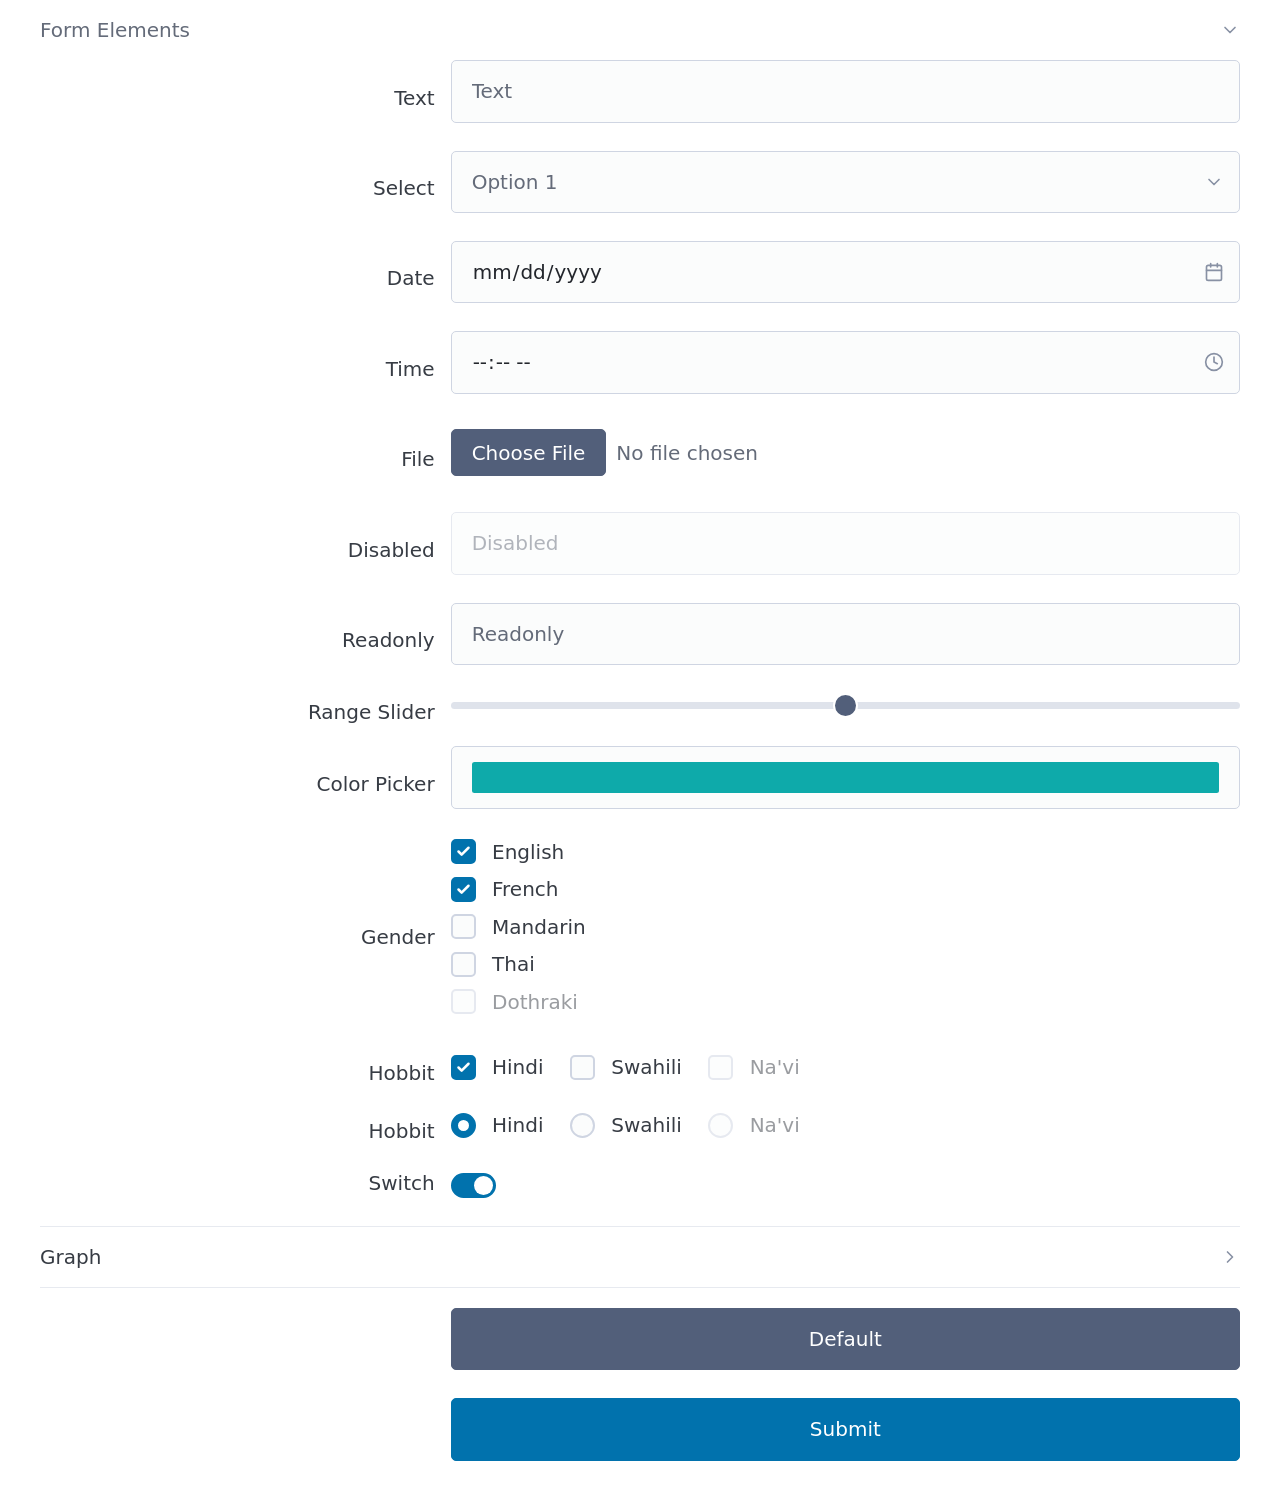
<file: pico1.html>
<!DOCTYPE html>
<html lang="en">

<head>
  <meta charset="utf-8">
  <meta name="viewport" content="width=device-width, initial-scale=1">
  <title>Classless Capsule</title>
  <link rel="stylesheet" href="pico.css">

  <style>
    :where(body > :is(header, main, footer)) {
      box-sizing: border-box;
      width: 100%;
      margin: 0 auto;
      padding: 0 16px;

      @media (min-width: 576px) {
        width: min(100% - 32px, 540px);
      }

      @media (min-width: 768px) {
        width: min(100% - 48px, 720px);
      }

      @media (min-width: 1024px) {
        width: min(50%, 2048px);
      }
    }

    row {
      display: grid;
      grid-template-columns: 1fr 2fr;
      column-gap: 16px;
      margin-bottom: 8px;
      align-items: center;
    }

    row>label,
    row>input,
    row>select {
      min-width: 0;
      box-sizing: border-box;
    }

    row>label {
      display: grid;
      grid-auto-flow: column;
      justify-content: end;
      align-items: center;
    }
  </style>
</head>

<body>
  <main>
    <form>
      <details name="example" open>
        <summary>Form Elements</summary>
        <row><label>Text</label><input type="text" id="text" placeholder="Text"></row>
        <row><label>Select</label><select id="select" required>
            <option value="" selected>Option 1</option>
            <option>Option 2</option>
          </select></row>
        <row><label>Date</label><input type="date" id="date"></row>
        <row><label>Time</label><input type="time" id="time"></row>
        <row><label>File</label><input type="file" id="file"></row>
        <row><label>Disabled</label><input type="text" id="disabled" placeholder="Disabled" disabled></row>
        <row><label>Readonly</label><input type="text" id="readonly" placeholder="Readonly" readonly></row>
        <row><label>Range Slider</label><input type="range" min="0" max="100" value="50" id="range"></row>
        <row><label>Color Picker</label><input type="color" id="color" value="#0eaaaa"></row>
        <row>
          <label>Gender</label>
          <fieldset>
            <label>
              <input type="checkbox" name="english" checked />
              English
            </label>
            <label>
              <input type="checkbox" name="french" checked />
              French
            </label>
            <label>
              <input type="checkbox" name="mandarin" />
              Mandarin
            </label>
            <label>
              <input type="checkbox" name="thai" />
              Thai
            </label>
            <label aria-disabled="true">
              <input type="checkbox" name="dothraki" disabled />
              Dothraki
            </label>
          </fieldset>
        </row>
        <row>
          <label>Hobbit</label>
          <fieldset>
            <input type="checkbox" name="hindi" checked />
            <label >Hindi</label>
            <input type="checkbox" name="swahili" />
            <label >Swahili</label>
            <input type="checkbox" name="navi" disabled />
            <label aria-disabled="true">Na'vi</label>
          </fieldset>
        </row>
        <row>
          <label>Hobbit</label>
          <fieldset>
            <input type="radio" name="language" checked />
            <label>Hindi</label>
            <input type="radio" name="language" />
            <label>Swahili</label>
            <input type="radio" name="language" disabled />
            <label aria-disabled="true">Na'vi</label>
          </fieldset>
        </row>
        <row><label>Switch</label><input type="checkbox" id="switch-1" role="switch" checked></row>
      </details>
      <hr />

      <details name="example" open>
        <summary>Graph</summary>
        <row><label></label>
          <p>Flamingos are known for their bright pink feathers and distinctive long necks. These birds are social
            creatures that live in large groups, and a group of flamingos is called a flamboyance. They can often be
            seen standing on one leg, which helps them conserve body heat.</p>
        </row>
      </details>
      <hr />

      <row><label></label><input type="reset" value="Default"></row>
      <row><label></label><input type="submit" value="Submit"></row>
    </form>
  </main>
</body>

</html>
</file>
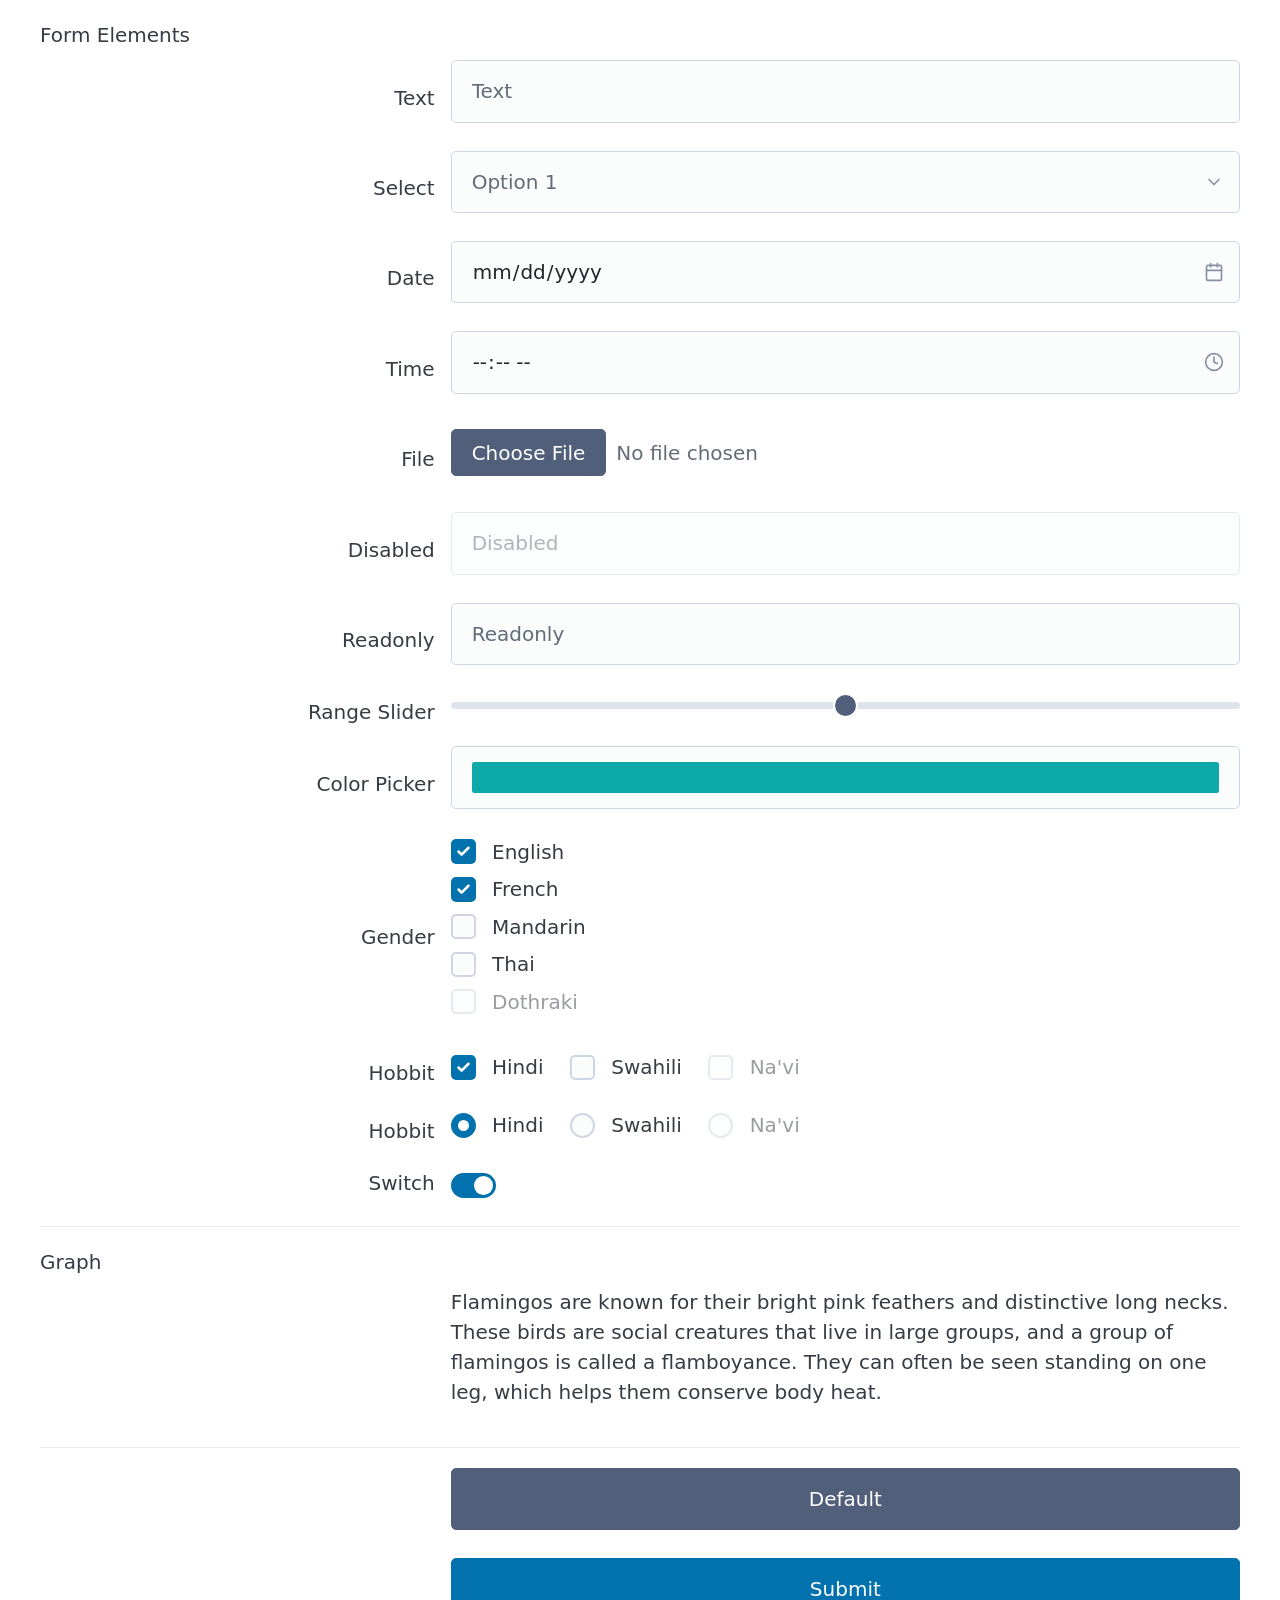
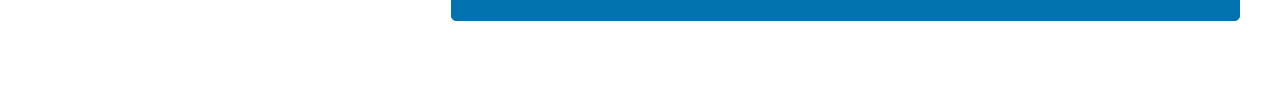
<file: pico2.html>
<!DOCTYPE html>
<html lang="en">

<head>
  <meta charset="utf-8">
  <meta name="viewport" content="width=device-width, initial-scale=1">
  <title>Classless Capsule</title>
  <link rel="stylesheet" href="pico.css">

  <style>
    :where(body > :is(header, main, footer)) {
      box-sizing: border-box;
      width: 100%;
      margin: 0 auto;
      padding: 0 16px;

      @media (min-width: 576px) {
        width: min(100% - 32px, 540px);
      }

      @media (min-width: 768px) {
        width: min(100% - 48px, 720px);
      }

      @media (min-width: 1024px) {
        width: min(50%, 2048px);
      }
    }

    row {
      display: grid;
      grid-template-columns: 1fr 2fr;
      column-gap: 16px;
      margin-bottom: 8px;
      align-items: center;
    }

    row>label,
    row>input,
    row>select {
      min-width: 0;
      box-sizing: border-box;
    }

    row>label {
      display: grid;
      grid-auto-flow: column;
      justify-content: end;
      align-items: center;
    }
  </style>
</head>

<body>
  <main>
    <form>
      <fieldset name="example" >
        <legend>Form Elements</legend>
        <row><label>Text</label><input type="text" id="text" placeholder="Text"></row>
        <row><label>Select</label><select id="select" required>
            <option value="" selected>Option 1</option>
            <option>Option 2</option>
          </select></row>
        <row><label>Date</label><input type="date" id="date"></row>
        <row><label>Time</label><input type="time" id="time"></row>
        <row><label>File</label><input type="file" id="file"></row>
        <row><label>Disabled</label><input type="text" id="disabled" placeholder="Disabled" disabled></row>
        <row><label>Readonly</label><input type="text" id="readonly" placeholder="Readonly" readonly></row>
        <row><label>Range Slider</label><input type="range" min="0" max="100" value="50" id="range"></row>
        <row><label>Color Picker</label><input type="color" id="color" value="#0eaaaa"></row>
        <row>
          <label>Gender</label>
          <fieldset>
            <label>
              <input type="checkbox" name="english" checked />
              English
            </label>
            <label>
              <input type="checkbox" name="french" checked />
              French
            </label>
            <label>
              <input type="checkbox" name="mandarin" />
              Mandarin
            </label>
            <label>
              <input type="checkbox" name="thai" />
              Thai
            </label>
            <label aria-disabled="true">
              <input type="checkbox" name="dothraki" disabled />
              Dothraki
            </label>
          </fieldset>
        </row>
        <row>
          <label>Hobbit</label>
          <fieldset>
            <input type="checkbox" name="hindi" checked />
            <label >Hindi</label>
            <input type="checkbox" name="swahili" />
            <label >Swahili</label>
            <input type="checkbox" name="navi" disabled />
            <label aria-disabled="true">Na'vi</label>
          </fieldset>
        </row>
        <row>
          <label>Hobbit</label>
          <fieldset>
            <input type="radio" name="language" checked />
            <label>Hindi</label>
            <input type="radio" name="language" />
            <label>Swahili</label>
            <input type="radio" name="language" disabled />
            <label aria-disabled="true">Na'vi</label>
          </fieldset>
        </row>
        <row><label>Switch</label><input type="checkbox" id="switch-1" role="switch" checked></row>
      </filedset>
      <hr />

      <filedset name="example">
        <legend>Graph</legend>
        <row><label></label>
          <p>Flamingos are known for their bright pink feathers and distinctive long necks. These birds are social
            creatures that live in large groups, and a group of flamingos is called a flamboyance. They can often be
            seen standing on one leg, which helps them conserve body heat.</p>
        </row>
      </filedset>
      <hr />

      <row><label></label><input type="reset" value="Default"></row>
      <row><label></label><input type="submit" value="Submit"></row>
    </form>
  </main>
</body>

</html>
</file>
<file: pico.css>
@charset "UTF-8";/*!
 * Pico CSS ✨ v2.1.1 (https://picocss.com)
 * Copyright 2019-2025 - Licensed under MIT
 */:host,:root{--pico-font-family-emoji:"Apple Color Emoji","Segoe UI Emoji","Segoe UI Symbol","Noto Color Emoji";--pico-font-family-sans-serif:system-ui,"Segoe UI",Roboto,Oxygen,Ubuntu,Cantarell,Helvetica,Arial,"Helvetica Neue",sans-serif,var(--pico-font-family-emoji);--pico-font-family-monospace:ui-monospace,SFMono-Regular,"SF Mono",Menlo,Consolas,"Liberation Mono",monospace,var(--pico-font-family-emoji);--pico-font-family:var(--pico-font-family-sans-serif);--pico-line-height:1.5;--pico-font-weight:400;--pico-font-size:100%;--pico-text-underline-offset:0.1rem;--pico-border-radius:0.25rem;--pico-border-width:0.0625rem;--pico-outline-width:0.125rem;--pico-transition:0.2s ease-in-out;--pico-spacing:1rem;--pico-typography-spacing-vertical:1rem;--pico-block-spacing-vertical:var(--pico-spacing);--pico-block-spacing-horizontal:var(--pico-spacing);--pico-form-element-spacing-vertical:0.75rem;--pico-form-element-spacing-horizontal:1rem;--pico-group-box-shadow:0 0 0 rgba(0, 0, 0, 0);--pico-group-box-shadow-focus-with-button:0 0 0 var(--pico-outline-width) var(--pico-primary-focus);--pico-group-box-shadow-focus-with-input:0 0 0 0.0625rem var(--pico-form-element-border-color);--pico-modal-overlay-backdrop-filter:blur(0.375rem);--pico-nav-element-spacing-vertical:1rem;--pico-nav-element-spacing-horizontal:0.5rem;--pico-nav-link-spacing-vertical:0.5rem;--pico-nav-link-spacing-horizontal:0.5rem;--pico-nav-breadcrumb-divider:">";--pico-icon-checkbox:url("data:image/svg+xml,%3Csvg xmlns='http://www.w3.org/2000/svg' width='24' height='24' viewBox='0 0 24 24' fill='none' stroke='rgb(255, 255, 255)' stroke-width='4' stroke-linecap='round' stroke-linejoin='round'%3E%3Cpolyline points='20 6 9 17 4 12'%3E%3C/polyline%3E%3C/svg%3E");--pico-icon-minus:url("data:image/svg+xml,%3Csvg xmlns='http://www.w3.org/2000/svg' width='24' height='24' viewBox='0 0 24 24' fill='none' stroke='rgb(255, 255, 255)' stroke-width='4' stroke-linecap='round' stroke-linejoin='round'%3E%3Cline x1='5' y1='12' x2='19' y2='12'%3E%3C/line%3E%3C/svg%3E");--pico-icon-chevron:url("data:image/svg+xml,%3Csvg xmlns='http://www.w3.org/2000/svg' width='24' height='24' viewBox='0 0 24 24' fill='none' stroke='rgb(136, 145, 164)' stroke-width='2' stroke-linecap='round' stroke-linejoin='round'%3E%3Cpolyline points='6 9 12 15 18 9'%3E%3C/polyline%3E%3C/svg%3E");--pico-icon-date:url("data:image/svg+xml,%3Csvg xmlns='http://www.w3.org/2000/svg' width='24' height='24' viewBox='0 0 24 24' fill='none' stroke='rgb(136, 145, 164)' stroke-width='2' stroke-linecap='round' stroke-linejoin='round'%3E%3Crect x='3' y='4' width='18' height='18' rx='2' ry='2'%3E%3C/rect%3E%3Cline x1='16' y1='2' x2='16' y2='6'%3E%3C/line%3E%3Cline x1='8' y1='2' x2='8' y2='6'%3E%3C/line%3E%3Cline x1='3' y1='10' x2='21' y2='10'%3E%3C/line%3E%3C/svg%3E");--pico-icon-time:url("data:image/svg+xml,%3Csvg xmlns='http://www.w3.org/2000/svg' width='24' height='24' viewBox='0 0 24 24' fill='none' stroke='rgb(136, 145, 164)' stroke-width='2' stroke-linecap='round' stroke-linejoin='round'%3E%3Ccircle cx='12' cy='12' r='10'%3E%3C/circle%3E%3Cpolyline points='12 6 12 12 16 14'%3E%3C/polyline%3E%3C/svg%3E");--pico-icon-search:url("data:image/svg+xml,%3Csvg xmlns='http://www.w3.org/2000/svg' width='24' height='24' viewBox='0 0 24 24' fill='none' stroke='rgb(136, 145, 164)' stroke-width='1.5' stroke-linecap='round' stroke-linejoin='round'%3E%3Ccircle cx='11' cy='11' r='8'%3E%3C/circle%3E%3Cline x1='21' y1='21' x2='16.65' y2='16.65'%3E%3C/line%3E%3C/svg%3E");--pico-icon-close:url("data:image/svg+xml,%3Csvg xmlns='http://www.w3.org/2000/svg' width='24' height='24' viewBox='0 0 24 24' fill='none' stroke='rgb(136, 145, 164)' stroke-width='3' stroke-linecap='round' stroke-linejoin='round'%3E%3Cline x1='18' y1='6' x2='6' y2='18'%3E%3C/line%3E%3Cline x1='6' y1='6' x2='18' y2='18'%3E%3C/line%3E%3C/svg%3E");--pico-icon-loading:url("data:image/svg+xml,%3Csvg fill='none' height='24' width='24' viewBox='0 0 24 24' xmlns='http://www.w3.org/2000/svg' %3E%3Cstyle%3E g %7B animation: rotate 2s linear infinite; transform-origin: center center; %7D circle %7B stroke-dasharray: 75,100; stroke-dashoffset: -5; animation: dash 1.5s ease-in-out infinite; stroke-linecap: round; %7D @keyframes rotate %7B 0%25 %7B transform: rotate(0deg); %7D 100%25 %7B transform: rotate(360deg); %7D %7D @keyframes dash %7B 0%25 %7B stroke-dasharray: 1,100; stroke-dashoffset: 0; %7D 50%25 %7B stroke-dasharray: 44.5,100; stroke-dashoffset: -17.5; %7D 100%25 %7B stroke-dasharray: 44.5,100; stroke-dashoffset: -62; %7D %7D %3C/style%3E%3Cg%3E%3Ccircle cx='12' cy='12' r='10' fill='none' stroke='rgb(136, 145, 164)' stroke-width='4' /%3E%3C/g%3E%3C/svg%3E")}@media (min-width:576px){:host,:root{--pico-font-size:106.25%}}@media (min-width:768px){:host,:root{--pico-font-size:112.5%}}@media (min-width:1024px){:host,:root{--pico-font-size:118.75%}}@media (min-width:1280px){:host,:root{--pico-font-size:125%}}@media (min-width:1536px){:host,:root{--pico-font-size:131.25%}}a{--pico-text-decoration:underline}small{--pico-font-size:0.875em}h1,h2,h3,h4,h5,h6{--pico-font-weight:700}h1{--pico-font-size:2rem;--pico-line-height:1.125;--pico-typography-spacing-top:3rem}h2{--pico-font-size:1.75rem;--pico-line-height:1.15;--pico-typography-spacing-top:2.625rem}h3{--pico-font-size:1.5rem;--pico-line-height:1.175;--pico-typography-spacing-top:2.25rem}h4{--pico-font-size:1.25rem;--pico-line-height:1.2;--pico-typography-spacing-top:1.874rem}h5{--pico-font-size:1.125rem;--pico-line-height:1.225;--pico-typography-spacing-top:1.6875rem}h6{--pico-font-size:1rem;--pico-line-height:1.25;--pico-typography-spacing-top:1.5rem}tfoot td,tfoot th,thead td,thead th{--pico-font-weight:600;--pico-border-width:0.1875rem}code,kbd,pre,samp{--pico-font-family:var(--pico-font-family-monospace)}kbd{--pico-font-weight:bolder}:where(select,textarea),input:not([type=submit],[type=button],[type=reset],[type=checkbox],[type=radio],[type=file]){--pico-outline-width:0.0625rem}[type=search]{--pico-border-radius:5rem}[type=checkbox],[type=radio]{--pico-border-width:0.125rem}[type=checkbox][role=switch]{--pico-border-width:0.1875rem}[role=search]{--pico-border-radius:5rem}[role=group] [role=button],[role=group] [type=button],[role=group] [type=submit],[role=group] button,[role=search] [role=button],[role=search] [type=button],[role=search] [type=submit],[role=search] button{--pico-form-element-spacing-horizontal:2rem}details summary[role=button]::after{filter:brightness(0) invert(1)}[aria-busy=true]:not(input,select,textarea):is(button,[type=submit],[type=button],[type=reset],[role=button])::before{filter:brightness(0) invert(1)}:host(:not([data-theme=dark])),:root:not([data-theme=dark]),[data-theme=light]{color-scheme:light;--pico-background-color:#fff;--pico-color:#373c44;--pico-text-selection-color:rgba(2, 154, 232, 0.25);--pico-muted-color:#646b79;--pico-muted-border-color:rgb(231, 234, 239.5);--pico-primary:#0172ad;--pico-primary-background:#0172ad;--pico-primary-border:var(--pico-primary-background);--pico-primary-underline:rgba(1, 114, 173, 0.5);--pico-primary-hover:#015887;--pico-primary-hover-background:#02659a;--pico-primary-hover-border:var(--pico-primary-hover-background);--pico-primary-hover-underline:var(--pico-primary-hover);--pico-primary-focus:rgba(2, 154, 232, 0.5);--pico-primary-inverse:#fff;--pico-secondary:#5d6b89;--pico-secondary-background:#525f7a;--pico-secondary-border:var(--pico-secondary-background);--pico-secondary-underline:rgba(93, 107, 137, 0.5);--pico-secondary-hover:#48536b;--pico-secondary-hover-background:#48536b;--pico-secondary-hover-border:var(--pico-secondary-hover-background);--pico-secondary-hover-underline:var(--pico-secondary-hover);--pico-secondary-focus:rgba(93, 107, 137, 0.25);--pico-secondary-inverse:#fff;--pico-contrast:#181c25;--pico-contrast-background:#181c25;--pico-contrast-border:var(--pico-contrast-background);--pico-contrast-underline:rgba(24, 28, 37, 0.5);--pico-contrast-hover:#000;--pico-contrast-hover-background:#000;--pico-contrast-hover-border:var(--pico-contrast-hover-background);--pico-contrast-hover-underline:var(--pico-secondary-hover);--pico-contrast-focus:rgba(93, 107, 137, 0.25);--pico-contrast-inverse:#fff;--pico-box-shadow:0.0145rem 0.029rem 0.174rem rgba(129, 145, 181, 0.01698),0.0335rem 0.067rem 0.402rem rgba(129, 145, 181, 0.024),0.0625rem 0.125rem 0.75rem rgba(129, 145, 181, 0.03),0.1125rem 0.225rem 1.35rem rgba(129, 145, 181, 0.036),0.2085rem 0.417rem 2.502rem rgba(129, 145, 181, 0.04302),0.5rem 1rem 6rem rgba(129, 145, 181, 0.06),0 0 0 0.0625rem rgba(129, 145, 181, 0.015);--pico-h1-color:#2d3138;--pico-h2-color:#373c44;--pico-h3-color:#424751;--pico-h4-color:#4d535e;--pico-h5-color:#5c6370;--pico-h6-color:#646b79;--pico-mark-background-color:rgb(252.5, 230.5, 191.5);--pico-mark-color:#0f1114;--pico-ins-color:rgb(28.5, 105.5, 84);--pico-del-color:rgb(136, 56.5, 53);--pico-blockquote-border-color:var(--pico-muted-border-color);--pico-blockquote-footer-color:var(--pico-muted-color);--pico-button-box-shadow:0 0 0 rgba(0, 0, 0, 0);--pico-button-hover-box-shadow:0 0 0 rgba(0, 0, 0, 0);--pico-table-border-color:var(--pico-muted-border-color);--pico-table-row-stripped-background-color:rgba(111, 120, 135, 0.0375);--pico-code-background-color:rgb(243, 244.5, 246.75);--pico-code-color:#646b79;--pico-code-kbd-background-color:var(--pico-color);--pico-code-kbd-color:var(--pico-background-color);--pico-form-element-background-color:rgb(251, 251.5, 252.25);--pico-form-element-selected-background-color:#dfe3eb;--pico-form-element-border-color:#cfd5e2;--pico-form-element-color:#23262c;--pico-form-element-placeholder-color:var(--pico-muted-color);--pico-form-element-active-background-color:#fff;--pico-form-element-active-border-color:var(--pico-primary-border);--pico-form-element-focus-color:var(--pico-primary-border);--pico-form-element-disabled-opacity:0.5;--pico-form-element-invalid-border-color:rgb(183.5, 105.5, 106.5);--pico-form-element-invalid-active-border-color:rgb(200.25, 79.25, 72.25);--pico-form-element-invalid-focus-color:var(--pico-form-element-invalid-active-border-color);--pico-form-element-valid-border-color:rgb(76, 154.5, 137.5);--pico-form-element-valid-active-border-color:rgb(39, 152.75, 118.75);--pico-form-element-valid-focus-color:var(--pico-form-element-valid-active-border-color);--pico-switch-background-color:#bfc7d9;--pico-switch-checked-background-color:var(--pico-primary-background);--pico-switch-color:#fff;--pico-switch-thumb-box-shadow:0 0 0 rgba(0, 0, 0, 0);--pico-range-border-color:#dfe3eb;--pico-range-active-border-color:#bfc7d9;--pico-range-thumb-border-color:var(--pico-background-color);--pico-range-thumb-color:var(--pico-secondary-background);--pico-range-thumb-active-color:var(--pico-primary-background);--pico-accordion-border-color:var(--pico-muted-border-color);--pico-accordion-active-summary-color:var(--pico-primary-hover);--pico-accordion-close-summary-color:var(--pico-color);--pico-accordion-open-summary-color:var(--pico-muted-color);--pico-card-background-color:var(--pico-background-color);--pico-card-border-color:var(--pico-muted-border-color);--pico-card-box-shadow:var(--pico-box-shadow);--pico-card-sectioning-background-color:rgb(251, 251.5, 252.25);--pico-loading-spinner-opacity:0.5;--pico-modal-overlay-background-color:rgba(232, 234, 237, 0.75);--pico-progress-background-color:#dfe3eb;--pico-progress-color:var(--pico-primary-background);--pico-tooltip-background-color:var(--pico-contrast-background);--pico-tooltip-color:var(--pico-contrast-inverse);--pico-icon-valid:url("data:image/svg+xml,%3Csvg xmlns='http://www.w3.org/2000/svg' width='24' height='24' viewBox='0 0 24 24' fill='none' stroke='rgb(76, 154.5, 137.5)' stroke-width='2' stroke-linecap='round' stroke-linejoin='round'%3E%3Cpolyline points='20 6 9 17 4 12'%3E%3C/polyline%3E%3C/svg%3E");--pico-icon-invalid:url("data:image/svg+xml,%3Csvg xmlns='http://www.w3.org/2000/svg' width='24' height='24' viewBox='0 0 24 24' fill='none' stroke='rgb(200.25, 79.25, 72.25)' stroke-width='2' stroke-linecap='round' stroke-linejoin='round'%3E%3Ccircle cx='12' cy='12' r='10'%3E%3C/circle%3E%3Cline x1='12' y1='8' x2='12' y2='12'%3E%3C/line%3E%3Cline x1='12' y1='16' x2='12.01' y2='16'%3E%3C/line%3E%3C/svg%3E")}:host(:not([data-theme=dark])) input:is([type=submit],[type=button],[type=reset],[type=checkbox],[type=radio],[type=file]),:root:not([data-theme=dark]) input:is([type=submit],[type=button],[type=reset],[type=checkbox],[type=radio],[type=file]),[data-theme=light] input:is([type=submit],[type=button],[type=reset],[type=checkbox],[type=radio],[type=file]){--pico-form-element-focus-color:var(--pico-primary-focus)}@media only screen and (prefers-color-scheme:dark){:host(:not([data-theme])),:root:not([data-theme]){color-scheme:dark;--pico-background-color:rgb(19, 22.5, 30.5);--pico-color:#c2c7d0;--pico-text-selection-color:rgba(1, 170, 255, 0.1875);--pico-muted-color:#7b8495;--pico-muted-border-color:#202632;--pico-primary:#01aaff;--pico-primary-background:#0172ad;--pico-primary-border:var(--pico-primary-background);--pico-primary-underline:rgba(1, 170, 255, 0.5);--pico-primary-hover:#79c0ff;--pico-primary-hover-background:#017fc0;--pico-primary-hover-border:var(--pico-primary-hover-background);--pico-primary-hover-underline:var(--pico-primary-hover);--pico-primary-focus:rgba(1, 170, 255, 0.375);--pico-primary-inverse:#fff;--pico-secondary:#969eaf;--pico-secondary-background:#525f7a;--pico-secondary-border:var(--pico-secondary-background);--pico-secondary-underline:rgba(150, 158, 175, 0.5);--pico-secondary-hover:#b3b9c5;--pico-secondary-hover-background:#5d6b89;--pico-secondary-hover-border:var(--pico-secondary-hover-background);--pico-secondary-hover-underline:var(--pico-secondary-hover);--pico-secondary-focus:rgba(144, 158, 190, 0.25);--pico-secondary-inverse:#fff;--pico-contrast:#dfe3eb;--pico-contrast-background:#eff1f4;--pico-contrast-border:var(--pico-contrast-background);--pico-contrast-underline:rgba(223, 227, 235, 0.5);--pico-contrast-hover:#fff;--pico-contrast-hover-background:#fff;--pico-contrast-hover-border:var(--pico-contrast-hover-background);--pico-contrast-hover-underline:var(--pico-contrast-hover);--pico-contrast-focus:rgba(207, 213, 226, 0.25);--pico-contrast-inverse:#000;--pico-box-shadow:0.0145rem 0.029rem 0.174rem rgba(7, 8.5, 12, 0.01698),0.0335rem 0.067rem 0.402rem rgba(7, 8.5, 12, 0.024),0.0625rem 0.125rem 0.75rem rgba(7, 8.5, 12, 0.03),0.1125rem 0.225rem 1.35rem rgba(7, 8.5, 12, 0.036),0.2085rem 0.417rem 2.502rem rgba(7, 8.5, 12, 0.04302),0.5rem 1rem 6rem rgba(7, 8.5, 12, 0.06),0 0 0 0.0625rem rgba(7, 8.5, 12, 0.015);--pico-h1-color:#f0f1f3;--pico-h2-color:#e0e3e7;--pico-h3-color:#c2c7d0;--pico-h4-color:#b3b9c5;--pico-h5-color:#a4acba;--pico-h6-color:#8891a4;--pico-mark-background-color:#014063;--pico-mark-color:#fff;--pico-ins-color:#62af9a;--pico-del-color:rgb(205.5, 126, 123);--pico-blockquote-border-color:var(--pico-muted-border-color);--pico-blockquote-footer-color:var(--pico-muted-color);--pico-button-box-shadow:0 0 0 rgba(0, 0, 0, 0);--pico-button-hover-box-shadow:0 0 0 rgba(0, 0, 0, 0);--pico-table-border-color:var(--pico-muted-border-color);--pico-table-row-stripped-background-color:rgba(111, 120, 135, 0.0375);--pico-code-background-color:rgb(26, 30.5, 40.25);--pico-code-color:#8891a4;--pico-code-kbd-background-color:var(--pico-color);--pico-code-kbd-color:var(--pico-background-color);--pico-form-element-background-color:rgb(28, 33, 43.5);--pico-form-element-selected-background-color:#2a3140;--pico-form-element-border-color:#2a3140;--pico-form-element-color:#e0e3e7;--pico-form-element-placeholder-color:#8891a4;--pico-form-element-active-background-color:rgb(26, 30.5, 40.25);--pico-form-element-active-border-color:var(--pico-primary-border);--pico-form-element-focus-color:var(--pico-primary-border);--pico-form-element-disabled-opacity:0.5;--pico-form-element-invalid-border-color:rgb(149.5, 74, 80);--pico-form-element-invalid-active-border-color:rgb(183.25, 63.5, 59);--pico-form-element-invalid-focus-color:var(--pico-form-element-invalid-active-border-color);--pico-form-element-valid-border-color:#2a7b6f;--pico-form-element-valid-active-border-color:rgb(22, 137, 105.5);--pico-form-element-valid-focus-color:var(--pico-form-element-valid-active-border-color);--pico-switch-background-color:#333c4e;--pico-switch-checked-background-color:var(--pico-primary-background);--pico-switch-color:#fff;--pico-switch-thumb-box-shadow:0 0 0 rgba(0, 0, 0, 0);--pico-range-border-color:#202632;--pico-range-active-border-color:#2a3140;--pico-range-thumb-border-color:var(--pico-background-color);--pico-range-thumb-color:var(--pico-secondary-background);--pico-range-thumb-active-color:var(--pico-primary-background);--pico-accordion-border-color:var(--pico-muted-border-color);--pico-accordion-active-summary-color:var(--pico-primary-hover);--pico-accordion-close-summary-color:var(--pico-color);--pico-accordion-open-summary-color:var(--pico-muted-color);--pico-card-background-color:#181c25;--pico-card-border-color:var(--pico-card-background-color);--pico-card-box-shadow:var(--pico-box-shadow);--pico-card-sectioning-background-color:rgb(26, 30.5, 40.25);--pico-loading-spinner-opacity:0.5;--pico-modal-overlay-background-color:rgba(7.5, 8.5, 10, 0.75);--pico-progress-background-color:#202632;--pico-progress-color:var(--pico-primary-background);--pico-tooltip-background-color:var(--pico-contrast-background);--pico-tooltip-color:var(--pico-contrast-inverse);--pico-icon-valid:url("data:image/svg+xml,%3Csvg xmlns='http://www.w3.org/2000/svg' width='24' height='24' viewBox='0 0 24 24' fill='none' stroke='rgb(42, 123, 111)' stroke-width='2' stroke-linecap='round' stroke-linejoin='round'%3E%3Cpolyline points='20 6 9 17 4 12'%3E%3C/polyline%3E%3C/svg%3E");--pico-icon-invalid:url("data:image/svg+xml,%3Csvg xmlns='http://www.w3.org/2000/svg' width='24' height='24' viewBox='0 0 24 24' fill='none' stroke='rgb(149.5, 74, 80)' stroke-width='2' stroke-linecap='round' stroke-linejoin='round'%3E%3Ccircle cx='12' cy='12' r='10'%3E%3C/circle%3E%3Cline x1='12' y1='8' x2='12' y2='12'%3E%3C/line%3E%3Cline x1='12' y1='16' x2='12.01' y2='16'%3E%3C/line%3E%3C/svg%3E")}:host(:not([data-theme])) input:is([type=submit],[type=button],[type=reset],[type=checkbox],[type=radio],[type=file]),:root:not([data-theme]) input:is([type=submit],[type=button],[type=reset],[type=checkbox],[type=radio],[type=file]){--pico-form-element-focus-color:var(--pico-primary-focus)}}[data-theme=dark]{color-scheme:dark;--pico-background-color:rgb(19, 22.5, 30.5);--pico-color:#c2c7d0;--pico-text-selection-color:rgba(1, 170, 255, 0.1875);--pico-muted-color:#7b8495;--pico-muted-border-color:#202632;--pico-primary:#01aaff;--pico-primary-background:#0172ad;--pico-primary-border:var(--pico-primary-background);--pico-primary-underline:rgba(1, 170, 255, 0.5);--pico-primary-hover:#79c0ff;--pico-primary-hover-background:#017fc0;--pico-primary-hover-border:var(--pico-primary-hover-background);--pico-primary-hover-underline:var(--pico-primary-hover);--pico-primary-focus:rgba(1, 170, 255, 0.375);--pico-primary-inverse:#fff;--pico-secondary:#969eaf;--pico-secondary-background:#525f7a;--pico-secondary-border:var(--pico-secondary-background);--pico-secondary-underline:rgba(150, 158, 175, 0.5);--pico-secondary-hover:#b3b9c5;--pico-secondary-hover-background:#5d6b89;--pico-secondary-hover-border:var(--pico-secondary-hover-background);--pico-secondary-hover-underline:var(--pico-secondary-hover);--pico-secondary-focus:rgba(144, 158, 190, 0.25);--pico-secondary-inverse:#fff;--pico-contrast:#dfe3eb;--pico-contrast-background:#eff1f4;--pico-contrast-border:var(--pico-contrast-background);--pico-contrast-underline:rgba(223, 227, 235, 0.5);--pico-contrast-hover:#fff;--pico-contrast-hover-background:#fff;--pico-contrast-hover-border:var(--pico-contrast-hover-background);--pico-contrast-hover-underline:var(--pico-contrast-hover);--pico-contrast-focus:rgba(207, 213, 226, 0.25);--pico-contrast-inverse:#000;--pico-box-shadow:0.0145rem 0.029rem 0.174rem rgba(7, 8.5, 12, 0.01698),0.0335rem 0.067rem 0.402rem rgba(7, 8.5, 12, 0.024),0.0625rem 0.125rem 0.75rem rgba(7, 8.5, 12, 0.03),0.1125rem 0.225rem 1.35rem rgba(7, 8.5, 12, 0.036),0.2085rem 0.417rem 2.502rem rgba(7, 8.5, 12, 0.04302),0.5rem 1rem 6rem rgba(7, 8.5, 12, 0.06),0 0 0 0.0625rem rgba(7, 8.5, 12, 0.015);--pico-h1-color:#f0f1f3;--pico-h2-color:#e0e3e7;--pico-h3-color:#c2c7d0;--pico-h4-color:#b3b9c5;--pico-h5-color:#a4acba;--pico-h6-color:#8891a4;--pico-mark-background-color:#014063;--pico-mark-color:#fff;--pico-ins-color:#62af9a;--pico-del-color:rgb(205.5, 126, 123);--pico-blockquote-border-color:var(--pico-muted-border-color);--pico-blockquote-footer-color:var(--pico-muted-color);--pico-button-box-shadow:0 0 0 rgba(0, 0, 0, 0);--pico-button-hover-box-shadow:0 0 0 rgba(0, 0, 0, 0);--pico-table-border-color:var(--pico-muted-border-color);--pico-table-row-stripped-background-color:rgba(111, 120, 135, 0.0375);--pico-code-background-color:rgb(26, 30.5, 40.25);--pico-code-color:#8891a4;--pico-code-kbd-background-color:var(--pico-color);--pico-code-kbd-color:var(--pico-background-color);--pico-form-element-background-color:rgb(28, 33, 43.5);--pico-form-element-selected-background-color:#2a3140;--pico-form-element-border-color:#2a3140;--pico-form-element-color:#e0e3e7;--pico-form-element-placeholder-color:#8891a4;--pico-form-element-active-background-color:rgb(26, 30.5, 40.25);--pico-form-element-active-border-color:var(--pico-primary-border);--pico-form-element-focus-color:var(--pico-primary-border);--pico-form-element-disabled-opacity:0.5;--pico-form-element-invalid-border-color:rgb(149.5, 74, 80);--pico-form-element-invalid-active-border-color:rgb(183.25, 63.5, 59);--pico-form-element-invalid-focus-color:var(--pico-form-element-invalid-active-border-color);--pico-form-element-valid-border-color:#2a7b6f;--pico-form-element-valid-active-border-color:rgb(22, 137, 105.5);--pico-form-element-valid-focus-color:var(--pico-form-element-valid-active-border-color);--pico-switch-background-color:#333c4e;--pico-switch-checked-background-color:var(--pico-primary-background);--pico-switch-color:#fff;--pico-switch-thumb-box-shadow:0 0 0 rgba(0, 0, 0, 0);--pico-range-border-color:#202632;--pico-range-active-border-color:#2a3140;--pico-range-thumb-border-color:var(--pico-background-color);--pico-range-thumb-color:var(--pico-secondary-background);--pico-range-thumb-active-color:var(--pico-primary-background);--pico-accordion-border-color:var(--pico-muted-border-color);--pico-accordion-active-summary-color:var(--pico-primary-hover);--pico-accordion-close-summary-color:var(--pico-color);--pico-accordion-open-summary-color:var(--pico-muted-color);--pico-card-background-color:#181c25;--pico-card-border-color:var(--pico-card-background-color);--pico-card-box-shadow:var(--pico-box-shadow);--pico-card-sectioning-background-color:rgb(26, 30.5, 40.25);--pico-loading-spinner-opacity:0.5;--pico-modal-overlay-background-color:rgba(7.5, 8.5, 10, 0.75);--pico-progress-background-color:#202632;--pico-progress-color:var(--pico-primary-background);--pico-tooltip-background-color:var(--pico-contrast-background);--pico-tooltip-color:var(--pico-contrast-inverse);--pico-icon-valid:url("data:image/svg+xml,%3Csvg xmlns='http://www.w3.org/2000/svg' width='24' height='24' viewBox='0 0 24 24' fill='none' stroke='rgb(42, 123, 111)' stroke-width='2' stroke-linecap='round' stroke-linejoin='round'%3E%3Cpolyline points='20 6 9 17 4 12'%3E%3C/polyline%3E%3C/svg%3E");--pico-icon-invalid:url("data:image/svg+xml,%3Csvg xmlns='http://www.w3.org/2000/svg' width='24' height='24' viewBox='0 0 24 24' fill='none' stroke='rgb(149.5, 74, 80)' stroke-width='2' stroke-linecap='round' stroke-linejoin='round'%3E%3Ccircle cx='12' cy='12' r='10'%3E%3C/circle%3E%3Cline x1='12' y1='8' x2='12' y2='12'%3E%3C/line%3E%3Cline x1='12' y1='16' x2='12.01' y2='16'%3E%3C/line%3E%3C/svg%3E")}[data-theme=dark] input:is([type=submit],[type=button],[type=reset],[type=checkbox],[type=radio],[type=file]){--pico-form-element-focus-color:var(--pico-primary-focus)}[type=checkbox],[type=radio],[type=range],progress{accent-color:var(--pico-primary)}*,::after,::before{box-sizing:border-box;background-repeat:no-repeat}::after,::before{text-decoration:inherit;vertical-align:inherit}:where(:host),:where(:root){-webkit-tap-highlight-color:transparent;-webkit-text-size-adjust:100%;-moz-text-size-adjust:100%;text-size-adjust:100%;background-color:var(--pico-background-color);color:var(--pico-color);font-weight:var(--pico-font-weight);font-size:var(--pico-font-size);line-height:var(--pico-line-height);font-family:var(--pico-font-family);text-underline-offset:var(--pico-text-underline-offset);text-rendering:optimizeLegibility;overflow-wrap:break-word;-moz-tab-size:4;-o-tab-size:4;tab-size:4}body{width:100%;margin:0}main{display:block}body>footer,body>header,body>main{width:100%;margin-right:auto;margin-left:auto;padding:var(--pico-block-spacing-vertical) var(--pico-block-spacing-horizontal)}@media (min-width:576px){body>footer,body>header,body>main{max-width:510px;padding-right:0;padding-left:0}}@media (min-width:768px){body>footer,body>header,body>main{max-width:700px}}@media (min-width:1024px){body>footer,body>header,body>main{max-width:950px}}@media (min-width:1280px){body>footer,body>header,body>main{max-width:1200px}}@media (min-width:1536px){body>footer,body>header,body>main{max-width:1450px}}section{margin-bottom:var(--pico-block-spacing-vertical)}b,strong{font-weight:bolder}sub,sup{position:relative;font-size:.75em;line-height:0;vertical-align:baseline}sub{bottom:-.25em}sup{top:-.5em}address,blockquote,dl,ol,p,pre,table,ul{margin-top:0;margin-bottom:var(--pico-typography-spacing-vertical);color:var(--pico-color);font-style:normal;font-weight:var(--pico-font-weight)}h1,h2,h3,h4,h5,h6{margin-top:0;margin-bottom:var(--pico-typography-spacing-vertical);color:var(--pico-color);font-weight:var(--pico-font-weight);font-size:var(--pico-font-size);line-height:var(--pico-line-height);font-family:var(--pico-font-family)}h1{--pico-color:var(--pico-h1-color)}h2{--pico-color:var(--pico-h2-color)}h3{--pico-color:var(--pico-h3-color)}h4{--pico-color:var(--pico-h4-color)}h5{--pico-color:var(--pico-h5-color)}h6{--pico-color:var(--pico-h6-color)}:where(article,address,blockquote,dl,figure,form,ol,p,pre,table,ul)~:is(h1,h2,h3,h4,h5,h6){margin-top:var(--pico-typography-spacing-top)}p{margin-bottom:var(--pico-typography-spacing-vertical)}hgroup{margin-bottom:var(--pico-typography-spacing-vertical)}hgroup>*{margin-top:0;margin-bottom:0}hgroup>:not(:first-child):last-child{--pico-color:var(--pico-muted-color);--pico-font-weight:unset;font-size:1rem}:where(ol,ul) li{margin-bottom:calc(var(--pico-typography-spacing-vertical) * .25)}:where(dl,ol,ul) :where(dl,ol,ul){margin:0;margin-top:calc(var(--pico-typography-spacing-vertical) * .25)}ul li{list-style:square}mark{padding:.125rem .25rem;background-color:var(--pico-mark-background-color);color:var(--pico-mark-color);vertical-align:baseline}blockquote{display:block;margin:var(--pico-typography-spacing-vertical) 0;padding:var(--pico-spacing);border-right:none;border-left:.25rem solid var(--pico-blockquote-border-color);border-inline-start:0.25rem solid var(--pico-blockquote-border-color);border-inline-end:none}blockquote footer{margin-top:calc(var(--pico-typography-spacing-vertical) * .5);color:var(--pico-blockquote-footer-color)}abbr[title]{border-bottom:1px dotted;text-decoration:none;cursor:help}ins{color:var(--pico-ins-color);text-decoration:none}del{color:var(--pico-del-color)}::-moz-selection{background-color:var(--pico-text-selection-color)}::selection{background-color:var(--pico-text-selection-color)}:where(a:not([role=button])),[role=link]{--pico-color:var(--pico-primary);--pico-background-color:transparent;--pico-underline:var(--pico-primary-underline);outline:0;background-color:var(--pico-background-color);color:var(--pico-color);-webkit-text-decoration:var(--pico-text-decoration);text-decoration:var(--pico-text-decoration);text-decoration-color:var(--pico-underline);text-underline-offset:0.125em;transition:background-color var(--pico-transition),color var(--pico-transition),box-shadow var(--pico-transition),-webkit-text-decoration var(--pico-transition);transition:background-color var(--pico-transition),color var(--pico-transition),text-decoration var(--pico-transition),box-shadow var(--pico-transition);transition:background-color var(--pico-transition),color var(--pico-transition),text-decoration var(--pico-transition),box-shadow var(--pico-transition),-webkit-text-decoration var(--pico-transition)}:where(a:not([role=button])):is([aria-current]:not([aria-current=false]),:hover,:active,:focus),[role=link]:is([aria-current]:not([aria-current=false]),:hover,:active,:focus){--pico-color:var(--pico-primary-hover);--pico-underline:var(--pico-primary-hover-underline);--pico-text-decoration:underline}:where(a:not([role=button])):focus-visible,[role=link]:focus-visible{box-shadow:0 0 0 var(--pico-outline-width) var(--pico-primary-focus)}a[role=button]{display:inline-block}button{margin:0;overflow:visible;font-family:inherit;text-transform:none}[type=button],[type=reset],[type=submit],button{-webkit-appearance:button}[role=button],[type=button],[type=file]::file-selector-button,[type=reset],[type=submit],button{--pico-background-color:var(--pico-primary-background);--pico-border-color:var(--pico-primary-border);--pico-color:var(--pico-primary-inverse);--pico-box-shadow:var(--pico-button-box-shadow, 0 0 0 rgba(0, 0, 0, 0));padding:var(--pico-form-element-spacing-vertical) var(--pico-form-element-spacing-horizontal);border:var(--pico-border-width) solid var(--pico-border-color);border-radius:var(--pico-border-radius);outline:0;background-color:var(--pico-background-color);box-shadow:var(--pico-box-shadow);color:var(--pico-color);font-weight:var(--pico-font-weight);font-size:1rem;line-height:var(--pico-line-height);text-align:center;text-decoration:none;cursor:pointer;-webkit-user-select:none;-moz-user-select:none;user-select:none;transition:background-color var(--pico-transition),border-color var(--pico-transition),color var(--pico-transition),box-shadow var(--pico-transition)}[role=button]:is(:hover,:active,:focus),[role=button]:is([aria-current]:not([aria-current=false])),[type=button]:is(:hover,:active,:focus),[type=button]:is([aria-current]:not([aria-current=false])),[type=file]::file-selector-button:is(:hover,:active,:focus),[type=file]::file-selector-button:is([aria-current]:not([aria-current=false])),[type=reset]:is(:hover,:active,:focus),[type=reset]:is([aria-current]:not([aria-current=false])),[type=submit]:is(:hover,:active,:focus),[type=submit]:is([aria-current]:not([aria-current=false])),button:is(:hover,:active,:focus),button:is([aria-current]:not([aria-current=false])){--pico-background-color:var(--pico-primary-hover-background);--pico-border-color:var(--pico-primary-hover-border);--pico-box-shadow:var(--pico-button-hover-box-shadow, 0 0 0 rgba(0, 0, 0, 0));--pico-color:var(--pico-primary-inverse)}[role=button]:focus,[role=button]:is([aria-current]:not([aria-current=false])):focus,[type=button]:focus,[type=button]:is([aria-current]:not([aria-current=false])):focus,[type=file]::file-selector-button:focus,[type=file]::file-selector-button:is([aria-current]:not([aria-current=false])):focus,[type=reset]:focus,[type=reset]:is([aria-current]:not([aria-current=false])):focus,[type=submit]:focus,[type=submit]:is([aria-current]:not([aria-current=false])):focus,button:focus,button:is([aria-current]:not([aria-current=false])):focus{--pico-box-shadow:var(--pico-button-hover-box-shadow, 0 0 0 rgba(0, 0, 0, 0)),0 0 0 var(--pico-outline-width) var(--pico-primary-focus)}[type=button],[type=reset],[type=submit]{margin-bottom:var(--pico-spacing)}[type=file]::file-selector-button,[type=reset]{--pico-background-color:var(--pico-secondary-background);--pico-border-color:var(--pico-secondary-border);--pico-color:var(--pico-secondary-inverse);cursor:pointer}[type=file]::file-selector-button:is([aria-current]:not([aria-current=false]),:hover,:active,:focus),[type=reset]:is([aria-current]:not([aria-current=false]),:hover,:active,:focus){--pico-background-color:var(--pico-secondary-hover-background);--pico-border-color:var(--pico-secondary-hover-border);--pico-color:var(--pico-secondary-inverse)}[type=file]::file-selector-button:focus,[type=reset]:focus{--pico-box-shadow:var(--pico-button-hover-box-shadow, 0 0 0 rgba(0, 0, 0, 0)),0 0 0 var(--pico-outline-width) var(--pico-secondary-focus)}:where(button,[type=submit],[type=reset],[type=button],[role=button])[disabled],:where(fieldset[disabled]) :is(button,[type=submit],[type=button],[type=reset],[role=button]){opacity:.5;pointer-events:none}:where(table){width:100%;border-collapse:collapse;border-spacing:0;text-indent:0}td,th{padding:calc(var(--pico-spacing)/ 2) var(--pico-spacing);border-bottom:var(--pico-border-width) solid var(--pico-table-border-color);background-color:var(--pico-background-color);color:var(--pico-color);font-weight:var(--pico-font-weight);text-align:left;text-align:start}tfoot td,tfoot th{border-top:var(--pico-border-width) solid var(--pico-table-border-color);border-bottom:0}table.striped tbody tr:nth-child(odd) td,table.striped tbody tr:nth-child(odd) th{background-color:var(--pico-table-row-stripped-background-color)}:where(audio,canvas,iframe,img,svg,video){vertical-align:middle}audio,video{display:inline-block}audio:not([controls]){display:none;height:0}:where(iframe){border-style:none}img{max-width:100%;height:auto;border-style:none}:where(svg:not([fill])){fill:currentColor}svg:not(:host),svg:not(:root){overflow:hidden}code,kbd,pre,samp{font-size:.875em;font-family:var(--pico-font-family)}pre code,pre samp{font-size:inherit;font-family:inherit}pre{-ms-overflow-style:scrollbar;overflow:auto}code,kbd,pre,samp{border-radius:var(--pico-border-radius);background:var(--pico-code-background-color);color:var(--pico-code-color);font-weight:var(--pico-font-weight);line-height:initial}code,kbd,samp{display:inline-block;padding:.375rem}pre{display:block;margin-bottom:var(--pico-spacing);overflow-x:auto}pre>code,pre>samp{display:block;padding:var(--pico-spacing);background:0 0;line-height:var(--pico-line-height)}kbd{background-color:var(--pico-code-kbd-background-color);color:var(--pico-code-kbd-color);vertical-align:baseline}figure{display:block;margin:0;padding:0}figure figcaption{padding:calc(var(--pico-spacing) * .5) 0;color:var(--pico-muted-color)}hr{height:0;margin:var(--pico-typography-spacing-vertical) 0;border:0;border-top:1px solid var(--pico-muted-border-color);color:inherit}[hidden],template{display:none!important}canvas{display:inline-block}input,optgroup,select,textarea{margin:0;font-size:1rem;line-height:var(--pico-line-height);font-family:inherit;letter-spacing:inherit}input{overflow:visible}select{text-transform:none}legend{max-width:100%;padding:0;color:inherit;white-space:normal}textarea{overflow:auto}[type=checkbox],[type=radio]{padding:0}::-webkit-inner-spin-button,::-webkit-outer-spin-button{height:auto}[type=search]{-webkit-appearance:textfield;outline-offset:-2px}[type=search]::-webkit-search-decoration{-webkit-appearance:none}::-webkit-file-upload-button{-webkit-appearance:button;font:inherit}::-moz-focus-inner{padding:0;border-style:none}:-moz-focusring{outline:0}:-moz-ui-invalid{box-shadow:none}::-ms-expand{display:none}[type=file],[type=range]{padding:0;border-width:0}input:not([type=checkbox],[type=radio],[type=range]){height:calc(1rem * var(--pico-line-height) + var(--pico-form-element-spacing-vertical) * 2 + var(--pico-border-width) * 2)}fieldset{width:100%;margin:0;margin-bottom:var(--pico-spacing);padding:0;border:0}fieldset legend,label{display:block;margin-bottom:calc(var(--pico-spacing) * .375);color:var(--pico-color);font-weight:var(--pico-form-label-font-weight,var(--pico-font-weight))}fieldset legend{margin-bottom:calc(var(--pico-spacing) * .5)}button[type=submit],input:not([type=checkbox],[type=radio]),select,textarea{width:100%}input:not([type=checkbox],[type=radio],[type=range],[type=file]),select,textarea{-webkit-appearance:none;-moz-appearance:none;appearance:none;padding:var(--pico-form-element-spacing-vertical) var(--pico-form-element-spacing-horizontal)}input,select,textarea{--pico-background-color:var(--pico-form-element-background-color);--pico-border-color:var(--pico-form-element-border-color);--pico-color:var(--pico-form-element-color);--pico-box-shadow:none;border:var(--pico-border-width) solid var(--pico-border-color);border-radius:var(--pico-border-radius);outline:0;background-color:var(--pico-background-color);box-shadow:var(--pico-box-shadow);color:var(--pico-color);font-weight:var(--pico-font-weight);transition:background-color var(--pico-transition),border-color var(--pico-transition),color var(--pico-transition),box-shadow var(--pico-transition)}:where(select,textarea):not([readonly]):is(:active,:focus),input:not([type=submit],[type=button],[type=reset],[type=checkbox],[type=radio],[readonly]):is(:active,:focus){--pico-background-color:var(--pico-form-element-active-background-color)}:where(select,textarea):not([readonly]):is(:active,:focus),input:not([type=submit],[type=button],[type=reset],[role=switch],[readonly]):is(:active,:focus){--pico-border-color:var(--pico-form-element-active-border-color)}:where(select,textarea):not([readonly]):focus,input:not([type=submit],[type=button],[type=reset],[type=range],[type=file],[readonly]):focus{--pico-box-shadow:0 0 0 var(--pico-outline-width) var(--pico-form-element-focus-color)}:where(fieldset[disabled]) :is(input:not([type=submit],[type=button],[type=reset]),select,textarea),input:not([type=submit],[type=button],[type=reset])[disabled],label[aria-disabled=true],select[disabled],textarea[disabled]{opacity:var(--pico-form-element-disabled-opacity);pointer-events:none}label[aria-disabled=true] input[disabled]{opacity:1}:where(input,select,textarea):not([type=checkbox],[type=radio],[type=date],[type=datetime-local],[type=month],[type=time],[type=week],[type=range])[aria-invalid]{padding-right:calc(var(--pico-form-element-spacing-horizontal) + 1.5rem)!important;padding-left:var(--pico-form-element-spacing-horizontal);padding-inline-start:var(--pico-form-element-spacing-horizontal)!important;padding-inline-end:calc(var(--pico-form-element-spacing-horizontal) + 1.5rem)!important;background-position:center right .75rem;background-size:1rem auto;background-repeat:no-repeat}:where(input,select,textarea):not([type=checkbox],[type=radio],[type=date],[type=datetime-local],[type=month],[type=time],[type=week],[type=range])[aria-invalid=false]:not(select){background-image:var(--pico-icon-valid)}:where(input,select,textarea):not([type=checkbox],[type=radio],[type=date],[type=datetime-local],[type=month],[type=time],[type=week],[type=range])[aria-invalid=true]:not(select){background-image:var(--pico-icon-invalid)}:where(input,select,textarea)[aria-invalid=false]{--pico-border-color:var(--pico-form-element-valid-border-color)}:where(input,select,textarea)[aria-invalid=false]:is(:active,:focus){--pico-border-color:var(--pico-form-element-valid-active-border-color)!important}:where(input,select,textarea)[aria-invalid=false]:is(:active,:focus):not([type=checkbox],[type=radio]){--pico-box-shadow:0 0 0 var(--pico-outline-width) var(--pico-form-element-valid-focus-color)!important}:where(input,select,textarea)[aria-invalid=true]{--pico-border-color:var(--pico-form-element-invalid-border-color)}:where(input,select,textarea)[aria-invalid=true]:is(:active,:focus){--pico-border-color:var(--pico-form-element-invalid-active-border-color)!important}:where(input,select,textarea)[aria-invalid=true]:is(:active,:focus):not([type=checkbox],[type=radio]){--pico-box-shadow:0 0 0 var(--pico-outline-width) var(--pico-form-element-invalid-focus-color)!important}[dir=rtl] :where(input,select,textarea):not([type=checkbox],[type=radio]):is([aria-invalid],[aria-invalid=true],[aria-invalid=false]){background-position:center left .75rem}input::-webkit-input-placeholder,input::placeholder,select:invalid,textarea::-webkit-input-placeholder,textarea::placeholder{color:var(--pico-form-element-placeholder-color);opacity:1}input:not([type=checkbox],[type=radio]),select,textarea{margin-bottom:var(--pico-spacing)}select::-ms-expand{border:0;background-color:transparent}select:not([multiple],[size]){padding-right:calc(var(--pico-form-element-spacing-horizontal) + 1.5rem);padding-left:var(--pico-form-element-spacing-horizontal);padding-inline-start:var(--pico-form-element-spacing-horizontal);padding-inline-end:calc(var(--pico-form-element-spacing-horizontal) + 1.5rem);background-image:var(--pico-icon-chevron);background-position:center right .75rem;background-size:1rem auto;background-repeat:no-repeat}select[multiple] option:checked{background:var(--pico-form-element-selected-background-color);color:var(--pico-form-element-color)}[dir=rtl] select:not([multiple],[size]){background-position:center left .75rem}textarea{display:block;resize:vertical}textarea[aria-invalid]{--pico-icon-height:calc(1rem * var(--pico-line-height) + var(--pico-form-element-spacing-vertical) * 2 + var(--pico-border-width) * 2);background-position:top right .75rem!important;background-size:1rem var(--pico-icon-height)!important}:where(input,select,textarea,fieldset)+small{display:block;width:100%;margin-top:calc(var(--pico-spacing) * -.75);margin-bottom:var(--pico-spacing);color:var(--pico-muted-color)}:where(input,select,textarea,fieldset)[aria-invalid=false]+small{color:var(--pico-ins-color)}:where(input,select,textarea,fieldset)[aria-invalid=true]+small{color:var(--pico-del-color)}label>:where(input,select,textarea){margin-top:calc(var(--pico-spacing) * .25)}label:has([type=checkbox],[type=radio]){width:-moz-fit-content;width:fit-content;cursor:pointer}[type=checkbox],[type=radio]{-webkit-appearance:none;-moz-appearance:none;appearance:none;width:1.25em;height:1.25em;margin-top:-.125em;margin-inline-end:.5em;border-width:var(--pico-border-width);vertical-align:middle;cursor:pointer}[type=checkbox]::-ms-check,[type=radio]::-ms-check{display:none}[type=checkbox]:checked,[type=checkbox]:checked:active,[type=checkbox]:checked:focus,[type=radio]:checked,[type=radio]:checked:active,[type=radio]:checked:focus{--pico-background-color:var(--pico-primary-background);--pico-border-color:var(--pico-primary-border);background-image:var(--pico-icon-checkbox);background-position:center;background-size:.75em auto;background-repeat:no-repeat}[type=checkbox]~label,[type=radio]~label{display:inline-block;margin-bottom:0;cursor:pointer}[type=checkbox]~label:not(:last-of-type),[type=radio]~label:not(:last-of-type){margin-inline-end:1em}[type=checkbox]:indeterminate{--pico-background-color:var(--pico-primary-background);--pico-border-color:var(--pico-primary-border);background-image:var(--pico-icon-minus);background-position:center;background-size:.75em auto;background-repeat:no-repeat}[type=radio]{border-radius:50%}[type=radio]:checked,[type=radio]:checked:active,[type=radio]:checked:focus{--pico-background-color:var(--pico-primary-inverse);border-width:.35em;background-image:none}[type=checkbox][role=switch]{--pico-background-color:var(--pico-switch-background-color);--pico-color:var(--pico-switch-color);width:2.25em;height:1.25em;border:var(--pico-border-width) solid var(--pico-border-color);border-radius:1.25em;background-color:var(--pico-background-color);line-height:1.25em}[type=checkbox][role=switch]:not([aria-invalid]){--pico-border-color:var(--pico-switch-background-color)}[type=checkbox][role=switch]:before{display:block;aspect-ratio:1;height:100%;border-radius:50%;background-color:var(--pico-color);box-shadow:var(--pico-switch-thumb-box-shadow);content:"";transition:margin .1s ease-in-out}[type=checkbox][role=switch]:focus{--pico-background-color:var(--pico-switch-background-color);--pico-border-color:var(--pico-switch-background-color)}[type=checkbox][role=switch]:checked{--pico-background-color:var(--pico-switch-checked-background-color);--pico-border-color:var(--pico-switch-checked-background-color);background-image:none}[type=checkbox][role=switch]:checked::before{margin-inline-start:calc(2.25em - 1.25em)}[type=checkbox][role=switch][disabled]{--pico-background-color:var(--pico-border-color)}[type=checkbox][aria-invalid=false]:checked,[type=checkbox][aria-invalid=false]:checked:active,[type=checkbox][aria-invalid=false]:checked:focus,[type=checkbox][role=switch][aria-invalid=false]:checked,[type=checkbox][role=switch][aria-invalid=false]:checked:active,[type=checkbox][role=switch][aria-invalid=false]:checked:focus{--pico-background-color:var(--pico-form-element-valid-border-color)}[type=checkbox]:checked:active[aria-invalid=true],[type=checkbox]:checked:focus[aria-invalid=true],[type=checkbox]:checked[aria-invalid=true],[type=checkbox][role=switch]:checked:active[aria-invalid=true],[type=checkbox][role=switch]:checked:focus[aria-invalid=true],[type=checkbox][role=switch]:checked[aria-invalid=true]{--pico-background-color:var(--pico-form-element-invalid-border-color)}[type=checkbox][aria-invalid=false]:checked,[type=checkbox][aria-invalid=false]:checked:active,[type=checkbox][aria-invalid=false]:checked:focus,[type=checkbox][role=switch][aria-invalid=false]:checked,[type=checkbox][role=switch][aria-invalid=false]:checked:active,[type=checkbox][role=switch][aria-invalid=false]:checked:focus,[type=radio][aria-invalid=false]:checked,[type=radio][aria-invalid=false]:checked:active,[type=radio][aria-invalid=false]:checked:focus{--pico-border-color:var(--pico-form-element-valid-border-color)}[type=checkbox]:checked:active[aria-invalid=true],[type=checkbox]:checked:focus[aria-invalid=true],[type=checkbox]:checked[aria-invalid=true],[type=checkbox][role=switch]:checked:active[aria-invalid=true],[type=checkbox][role=switch]:checked:focus[aria-invalid=true],[type=checkbox][role=switch]:checked[aria-invalid=true],[type=radio]:checked:active[aria-invalid=true],[type=radio]:checked:focus[aria-invalid=true],[type=radio]:checked[aria-invalid=true]{--pico-border-color:var(--pico-form-element-invalid-border-color)}[type=color]::-webkit-color-swatch-wrapper{padding:0}[type=color]::-moz-focus-inner{padding:0}[type=color]::-webkit-color-swatch{border:0;border-radius:calc(var(--pico-border-radius) * .5)}[type=color]::-moz-color-swatch{border:0;border-radius:calc(var(--pico-border-radius) * .5)}input:not([type=checkbox],[type=radio],[type=range],[type=file]):is([type=date],[type=datetime-local],[type=month],[type=time],[type=week]){--pico-icon-position:0.75rem;--pico-icon-width:1rem;padding-right:calc(var(--pico-icon-width) + var(--pico-icon-position));background-image:var(--pico-icon-date);background-position:center right var(--pico-icon-position);background-size:var(--pico-icon-width) auto;background-repeat:no-repeat}input:not([type=checkbox],[type=radio],[type=range],[type=file])[type=time]{background-image:var(--pico-icon-time)}[type=date]::-webkit-calendar-picker-indicator,[type=datetime-local]::-webkit-calendar-picker-indicator,[type=month]::-webkit-calendar-picker-indicator,[type=time]::-webkit-calendar-picker-indicator,[type=week]::-webkit-calendar-picker-indicator{width:var(--pico-icon-width);margin-right:calc(var(--pico-icon-width) * -1);margin-left:var(--pico-icon-position);opacity:0}@-moz-document url-prefix(){[type=date],[type=datetime-local],[type=month],[type=time],[type=week]{padding-right:var(--pico-form-element-spacing-horizontal)!important;background-image:none!important}}[dir=rtl] :is([type=date],[type=datetime-local],[type=month],[type=time],[type=week]){text-align:right}[type=file]{--pico-color:var(--pico-muted-color);margin-left:calc(var(--pico-outline-width) * -1);padding:calc(var(--pico-form-element-spacing-vertical) * .5) 0;padding-left:var(--pico-outline-width);border:0;border-radius:0;background:0 0}[type=file]::file-selector-button{margin-right:calc(var(--pico-spacing)/ 2);padding:calc(var(--pico-form-element-spacing-vertical) * .5) var(--pico-form-element-spacing-horizontal)}[type=file]:is(:hover,:active,:focus)::file-selector-button{--pico-background-color:var(--pico-secondary-hover-background);--pico-border-color:var(--pico-secondary-hover-border)}[type=file]:focus::file-selector-button{--pico-box-shadow:var(--pico-button-hover-box-shadow, 0 0 0 rgba(0, 0, 0, 0)),0 0 0 var(--pico-outline-width) var(--pico-secondary-focus)}[type=range]{-webkit-appearance:none;-moz-appearance:none;appearance:none;width:100%;height:1.25rem;background:0 0}[type=range]::-webkit-slider-runnable-track{width:100%;height:.375rem;border-radius:var(--pico-border-radius);background-color:var(--pico-range-border-color);-webkit-transition:background-color var(--pico-transition),box-shadow var(--pico-transition);transition:background-color var(--pico-transition),box-shadow var(--pico-transition)}[type=range]::-moz-range-track{width:100%;height:.375rem;border-radius:var(--pico-border-radius);background-color:var(--pico-range-border-color);-moz-transition:background-color var(--pico-transition),box-shadow var(--pico-transition);transition:background-color var(--pico-transition),box-shadow var(--pico-transition)}[type=range]::-ms-track{width:100%;height:.375rem;border-radius:var(--pico-border-radius);background-color:var(--pico-range-border-color);-ms-transition:background-color var(--pico-transition),box-shadow var(--pico-transition);transition:background-color var(--pico-transition),box-shadow var(--pico-transition)}[type=range]::-webkit-slider-thumb{-webkit-appearance:none;width:1.25rem;height:1.25rem;margin-top:-.4375rem;border:2px solid var(--pico-range-thumb-border-color);border-radius:50%;background-color:var(--pico-range-thumb-color);cursor:pointer;-webkit-transition:background-color var(--pico-transition),transform var(--pico-transition);transition:background-color var(--pico-transition),transform var(--pico-transition)}[type=range]::-moz-range-thumb{-webkit-appearance:none;width:1.25rem;height:1.25rem;margin-top:-.4375rem;border:2px solid var(--pico-range-thumb-border-color);border-radius:50%;background-color:var(--pico-range-thumb-color);cursor:pointer;-moz-transition:background-color var(--pico-transition),transform var(--pico-transition);transition:background-color var(--pico-transition),transform var(--pico-transition)}[type=range]::-ms-thumb{-webkit-appearance:none;width:1.25rem;height:1.25rem;margin-top:-.4375rem;border:2px solid var(--pico-range-thumb-border-color);border-radius:50%;background-color:var(--pico-range-thumb-color);cursor:pointer;-ms-transition:background-color var(--pico-transition),transform var(--pico-transition);transition:background-color var(--pico-transition),transform var(--pico-transition)}[type=range]:active,[type=range]:focus-within{--pico-range-border-color:var(--pico-range-active-border-color);--pico-range-thumb-color:var(--pico-range-thumb-active-color)}[type=range]:active::-webkit-slider-thumb{transform:scale(1.25)}[type=range]:active::-moz-range-thumb{transform:scale(1.25)}[type=range]:active::-ms-thumb{transform:scale(1.25)}input:not([type=checkbox],[type=radio],[type=range],[type=file])[type=search]{padding-inline-start:calc(var(--pico-form-element-spacing-horizontal) + 1.75rem);background-image:var(--pico-icon-search);background-position:center left calc(var(--pico-form-element-spacing-horizontal) + .125rem);background-size:1rem auto;background-repeat:no-repeat}input:not([type=checkbox],[type=radio],[type=range],[type=file])[type=search][aria-invalid]{padding-inline-start:calc(var(--pico-form-element-spacing-horizontal) + 1.75rem)!important;background-position:center left 1.125rem,center right .75rem}input:not([type=checkbox],[type=radio],[type=range],[type=file])[type=search][aria-invalid=false]{background-image:var(--pico-icon-search),var(--pico-icon-valid)}input:not([type=checkbox],[type=radio],[type=range],[type=file])[type=search][aria-invalid=true]{background-image:var(--pico-icon-search),var(--pico-icon-invalid)}[dir=rtl] :where(input):not([type=checkbox],[type=radio],[type=range],[type=file])[type=search]{background-position:center right 1.125rem}[dir=rtl] :where(input):not([type=checkbox],[type=radio],[type=range],[type=file])[type=search][aria-invalid]{background-position:center right 1.125rem,center left .75rem}details{display:block;margin-bottom:var(--pico-spacing)}details summary{line-height:1rem;list-style-type:none;cursor:pointer;transition:color var(--pico-transition)}details summary:not([role]){color:var(--pico-accordion-close-summary-color)}details summary::-webkit-details-marker{display:none}details summary::marker{display:none}details summary::-moz-list-bullet{list-style-type:none}details summary::after{display:block;width:1rem;height:1rem;margin-inline-start:calc(var(--pico-spacing,1rem) * .5);float:right;transform:rotate(-90deg);background-image:var(--pico-icon-chevron);background-position:right center;background-size:1rem auto;background-repeat:no-repeat;content:"";transition:transform var(--pico-transition)}details summary:focus{outline:0}details summary:focus:not([role]){color:var(--pico-accordion-active-summary-color)}details summary:focus-visible:not([role]){outline:var(--pico-outline-width) solid var(--pico-primary-focus);outline-offset:calc(var(--pico-spacing,1rem) * 0.5);color:var(--pico-primary)}details summary[role=button]{width:100%;text-align:left}details summary[role=button]::after{height:calc(1rem * var(--pico-line-height,1.5))}details[open]>summary{margin-bottom:var(--pico-spacing)}details[open]>summary:not([role]):not(:focus){color:var(--pico-accordion-open-summary-color)}details[open]>summary::after{transform:rotate(0)}[dir=rtl] details summary{text-align:right}[dir=rtl] details summary::after{float:left;background-position:left center}article{margin-bottom:var(--pico-block-spacing-vertical);padding:var(--pico-block-spacing-vertical) var(--pico-block-spacing-horizontal);border-radius:var(--pico-border-radius);background:var(--pico-card-background-color);box-shadow:var(--pico-card-box-shadow)}article>footer,article>header{margin-right:calc(var(--pico-block-spacing-horizontal) * -1);margin-left:calc(var(--pico-block-spacing-horizontal) * -1);padding:calc(var(--pico-block-spacing-vertical) * .66) var(--pico-block-spacing-horizontal);background-color:var(--pico-card-sectioning-background-color)}article>header{margin-top:calc(var(--pico-block-spacing-vertical) * -1);margin-bottom:var(--pico-block-spacing-vertical);border-bottom:var(--pico-border-width) solid var(--pico-card-border-color);border-top-right-radius:var(--pico-border-radius);border-top-left-radius:var(--pico-border-radius)}article>footer{margin-top:var(--pico-block-spacing-vertical);margin-bottom:calc(var(--pico-block-spacing-vertical) * -1);border-top:var(--pico-border-width) solid var(--pico-card-border-color);border-bottom-right-radius:var(--pico-border-radius);border-bottom-left-radius:var(--pico-border-radius)}[role=group],[role=search]{display:inline-flex;position:relative;width:100%;margin-bottom:var(--pico-spacing);border-radius:var(--pico-border-radius);box-shadow:var(--pico-group-box-shadow,0 0 0 transparent);vertical-align:middle;transition:box-shadow var(--pico-transition)}[role=group] input:not([type=checkbox],[type=radio]),[role=group] select,[role=group]>*,[role=search] input:not([type=checkbox],[type=radio]),[role=search] select,[role=search]>*{position:relative;flex:1 1 auto;margin-bottom:0}[role=group] input:not([type=checkbox],[type=radio]):not(:first-child),[role=group] select:not(:first-child),[role=group]>:not(:first-child),[role=search] input:not([type=checkbox],[type=radio]):not(:first-child),[role=search] select:not(:first-child),[role=search]>:not(:first-child){margin-left:0;border-top-left-radius:0;border-bottom-left-radius:0}[role=group] input:not([type=checkbox],[type=radio]):not(:last-child),[role=group] select:not(:last-child),[role=group]>:not(:last-child),[role=search] input:not([type=checkbox],[type=radio]):not(:last-child),[role=search] select:not(:last-child),[role=search]>:not(:last-child){border-top-right-radius:0;border-bottom-right-radius:0}[role=group] input:not([type=checkbox],[type=radio]):focus,[role=group] select:focus,[role=group]>:focus,[role=search] input:not([type=checkbox],[type=radio]):focus,[role=search] select:focus,[role=search]>:focus{z-index:2}[role=group] [role=button]:not(:first-child),[role=group] [type=button]:not(:first-child),[role=group] [type=reset]:not(:first-child),[role=group] [type=submit]:not(:first-child),[role=group] button:not(:first-child),[role=group] input:not([type=checkbox],[type=radio]):not(:first-child),[role=group] select:not(:first-child),[role=search] [role=button]:not(:first-child),[role=search] [type=button]:not(:first-child),[role=search] [type=reset]:not(:first-child),[role=search] [type=submit]:not(:first-child),[role=search] button:not(:first-child),[role=search] input:not([type=checkbox],[type=radio]):not(:first-child),[role=search] select:not(:first-child){margin-left:calc(var(--pico-border-width) * -1)}[role=group] [role=button],[role=group] [type=button],[role=group] [type=reset],[role=group] [type=submit],[role=group] button,[role=search] [role=button],[role=search] [type=button],[role=search] [type=reset],[role=search] [type=submit],[role=search] button{width:auto}@supports selector(:has(*)){[role=group]:has(button:focus,[type=submit]:focus,[type=button]:focus,[role=button]:focus),[role=search]:has(button:focus,[type=submit]:focus,[type=button]:focus,[role=button]:focus){--pico-group-box-shadow:var(--pico-group-box-shadow-focus-with-button)}[role=group]:has(button:focus,[type=submit]:focus,[type=button]:focus,[role=button]:focus) input:not([type=checkbox],[type=radio]),[role=group]:has(button:focus,[type=submit]:focus,[type=button]:focus,[role=button]:focus) select,[role=search]:has(button:focus,[type=submit]:focus,[type=button]:focus,[role=button]:focus) input:not([type=checkbox],[type=radio]),[role=search]:has(button:focus,[type=submit]:focus,[type=button]:focus,[role=button]:focus) select{border-color:transparent}[role=group]:has(input:not([type=submit],[type=button]):focus,select:focus),[role=search]:has(input:not([type=submit],[type=button]):focus,select:focus){--pico-group-box-shadow:var(--pico-group-box-shadow-focus-with-input)}[role=group]:has(input:not([type=submit],[type=button]):focus,select:focus) [role=button],[role=group]:has(input:not([type=submit],[type=button]):focus,select:focus) [type=button],[role=group]:has(input:not([type=submit],[type=button]):focus,select:focus) [type=submit],[role=group]:has(input:not([type=submit],[type=button]):focus,select:focus) button,[role=search]:has(input:not([type=submit],[type=button]):focus,select:focus) [role=button],[role=search]:has(input:not([type=submit],[type=button]):focus,select:focus) [type=button],[role=search]:has(input:not([type=submit],[type=button]):focus,select:focus) [type=submit],[role=search]:has(input:not([type=submit],[type=button]):focus,select:focus) button{--pico-button-box-shadow:0 0 0 var(--pico-border-width) var(--pico-primary-border);--pico-button-hover-box-shadow:0 0 0 var(--pico-border-width) var(--pico-primary-hover-border)}[role=group] [role=button]:focus,[role=group] [type=button]:focus,[role=group] [type=reset]:focus,[role=group] [type=submit]:focus,[role=group] button:focus,[role=search] [role=button]:focus,[role=search] [type=button]:focus,[role=search] [type=reset]:focus,[role=search] [type=submit]:focus,[role=search] button:focus{box-shadow:none}}[role=search]>:first-child{border-top-left-radius:5rem;border-bottom-left-radius:5rem}[role=search]>:last-child{border-top-right-radius:5rem;border-bottom-right-radius:5rem}[aria-busy=true]:not(input,select,textarea,html,form){white-space:nowrap}[aria-busy=true]:not(input,select,textarea,html,form)::before{display:inline-block;width:1em;height:1em;background-image:var(--pico-icon-loading);background-size:1em auto;background-repeat:no-repeat;content:"";vertical-align:-.125em}[aria-busy=true]:not(input,select,textarea,html,form):not(:empty)::before{margin-inline-end:calc(var(--pico-spacing) * .5)}[aria-busy=true]:not(input,select,textarea,html,form):empty{text-align:center}[role=button][aria-busy=true],[type=button][aria-busy=true],[type=reset][aria-busy=true],[type=submit][aria-busy=true],a[aria-busy=true],button[aria-busy=true]{pointer-events:none}:host,:root{--pico-scrollbar-width:0px}dialog{display:flex;z-index:999;position:fixed;top:0;right:0;bottom:0;left:0;align-items:center;justify-content:center;width:inherit;min-width:100%;height:inherit;min-height:100%;padding:0;border:0;-webkit-backdrop-filter:var(--pico-modal-overlay-backdrop-filter);backdrop-filter:var(--pico-modal-overlay-backdrop-filter);background-color:var(--pico-modal-overlay-background-color);color:var(--pico-color)}dialog>article{width:100%;max-height:calc(100vh - var(--pico-spacing) * 2);margin:var(--pico-spacing);overflow:auto}@media (min-width:576px){dialog>article{max-width:510px}}@media (min-width:768px){dialog>article{max-width:700px}}dialog>article>header>*{margin-bottom:0}dialog>article>header :is(a,button)[rel=prev]{margin:0;margin-left:var(--pico-spacing);padding:0;float:right}dialog>article>footer{text-align:right}dialog>article>footer [role=button],dialog>article>footer button{margin-bottom:0}dialog>article>footer [role=button]:not(:first-of-type),dialog>article>footer button:not(:first-of-type){margin-left:calc(var(--pico-spacing) * .5)}dialog>article :is(a,button)[rel=prev]{display:block;width:1rem;height:1rem;margin-top:calc(var(--pico-spacing) * -1);margin-bottom:var(--pico-spacing);margin-left:auto;border:none;background-image:var(--pico-icon-close);background-position:center;background-size:auto 1rem;background-repeat:no-repeat;background-color:transparent;opacity:.5;transition:opacity var(--pico-transition)}dialog>article :is(a,button)[rel=prev]:is([aria-current]:not([aria-current=false]),:hover,:active,:focus){opacity:1}dialog:not([open]),dialog[open=false]{display:none}:where(nav li)::before{float:left;content:"​"}nav,nav ul{display:flex}nav{justify-content:space-between;overflow:visible}nav ol,nav ul{align-items:center;margin-bottom:0;padding:0;list-style:none}nav ol:first-of-type,nav ul:first-of-type{margin-left:calc(var(--pico-nav-element-spacing-horizontal) * -1)}nav ol:last-of-type,nav ul:last-of-type{margin-right:calc(var(--pico-nav-element-spacing-horizontal) * -1)}nav li{display:inline-block;margin:0;padding:var(--pico-nav-element-spacing-vertical) var(--pico-nav-element-spacing-horizontal)}nav li :where(a,[role=link]){display:inline-block;margin:calc(var(--pico-nav-link-spacing-vertical) * -1) calc(var(--pico-nav-link-spacing-horizontal) * -1);padding:var(--pico-nav-link-spacing-vertical) var(--pico-nav-link-spacing-horizontal);border-radius:var(--pico-border-radius)}nav li :where(a,[role=link]):not(:hover){text-decoration:none}nav li [role=button],nav li [type=button],nav li button,nav li input:not([type=checkbox],[type=radio],[type=range],[type=file]),nav li select{height:auto;margin-right:inherit;margin-bottom:0;margin-left:inherit;padding:calc(var(--pico-nav-link-spacing-vertical) - var(--pico-border-width) * 2) var(--pico-nav-link-spacing-horizontal)}nav[aria-label=breadcrumb]{align-items:center;justify-content:start}nav[aria-label=breadcrumb] ul li:not(:first-child){margin-inline-start:var(--pico-nav-link-spacing-horizontal)}nav[aria-label=breadcrumb] ul li a{margin:calc(var(--pico-nav-link-spacing-vertical) * -1) 0;margin-inline-start:calc(var(--pico-nav-link-spacing-horizontal) * -1)}nav[aria-label=breadcrumb] ul li:not(:last-child)::after{display:inline-block;position:absolute;width:calc(var(--pico-nav-link-spacing-horizontal) * 4);margin:0 calc(var(--pico-nav-link-spacing-horizontal) * -1);content:var(--pico-nav-breadcrumb-divider);color:var(--pico-muted-color);text-align:center;text-decoration:none;white-space:nowrap}nav[aria-label=breadcrumb] a[aria-current]:not([aria-current=false]){background-color:transparent;color:inherit;text-decoration:none;pointer-events:none}aside li,aside nav,aside ol,aside ul{display:block}aside li{padding:calc(var(--pico-nav-element-spacing-vertical) * .5) var(--pico-nav-element-spacing-horizontal)}aside li a{display:block}aside li [role=button]{margin:inherit}[dir=rtl] nav[aria-label=breadcrumb] ul li:not(:last-child) ::after{content:"\\"}progress{display:inline-block;vertical-align:baseline}progress{-webkit-appearance:none;-moz-appearance:none;display:inline-block;appearance:none;width:100%;height:.5rem;margin-bottom:calc(var(--pico-spacing) * .5);overflow:hidden;border:0;border-radius:var(--pico-border-radius);background-color:var(--pico-progress-background-color);color:var(--pico-progress-color)}progress::-webkit-progress-bar{border-radius:var(--pico-border-radius);background:0 0}progress[value]::-webkit-progress-value{background-color:var(--pico-progress-color);-webkit-transition:inline-size var(--pico-transition);transition:inline-size var(--pico-transition)}progress::-moz-progress-bar{background-color:var(--pico-progress-color)}@media (prefers-reduced-motion:no-preference){progress:indeterminate{background:var(--pico-progress-background-color) linear-gradient(to right,var(--pico-progress-color) 30%,var(--pico-progress-background-color) 30%) top left/150% 150% no-repeat;animation:progress-indeterminate 1s linear infinite}progress:indeterminate[value]::-webkit-progress-value{background-color:transparent}progress:indeterminate::-moz-progress-bar{background-color:transparent}}@media (prefers-reduced-motion:no-preference){[dir=rtl] progress:indeterminate{animation-direction:reverse}}@keyframes progress-indeterminate{0%{background-position:200% 0}100%{background-position:-200% 0}}[data-tooltip]{position:relative}[data-tooltip]:not(a,button,input,[role=button]){border-bottom:1px dotted;text-decoration:none;cursor:help}[data-tooltip]::after,[data-tooltip]::before,[data-tooltip][data-placement=top]::after,[data-tooltip][data-placement=top]::before{display:block;z-index:99;position:absolute;bottom:100%;left:50%;padding:.25rem .5rem;overflow:hidden;transform:translate(-50%,-.25rem);border-radius:var(--pico-border-radius);background:var(--pico-tooltip-background-color);content:attr(data-tooltip);color:var(--pico-tooltip-color);font-style:normal;font-weight:var(--pico-font-weight);font-size:.875rem;text-decoration:none;text-overflow:ellipsis;white-space:nowrap;opacity:0;pointer-events:none}[data-tooltip]::after,[data-tooltip][data-placement=top]::after{padding:0;transform:translate(-50%,0);border-top:.3rem solid;border-right:.3rem solid transparent;border-left:.3rem solid transparent;border-radius:0;background-color:transparent;content:"";color:var(--pico-tooltip-background-color)}[data-tooltip][data-placement=bottom]::after,[data-tooltip][data-placement=bottom]::before{top:100%;bottom:auto;transform:translate(-50%,.25rem)}[data-tooltip][data-placement=bottom]:after{transform:translate(-50%,-.3rem);border:.3rem solid transparent;border-bottom:.3rem solid}[data-tooltip][data-placement=left]::after,[data-tooltip][data-placement=left]::before{top:50%;right:100%;bottom:auto;left:auto;transform:translate(-.25rem,-50%)}[data-tooltip][data-placement=left]:after{transform:translate(.3rem,-50%);border:.3rem solid transparent;border-left:.3rem solid}[data-tooltip][data-placement=right]::after,[data-tooltip][data-placement=right]::before{top:50%;right:auto;bottom:auto;left:100%;transform:translate(.25rem,-50%)}[data-tooltip][data-placement=right]:after{transform:translate(-.3rem,-50%);border:.3rem solid transparent;border-right:.3rem solid}[data-tooltip]:focus::after,[data-tooltip]:focus::before,[data-tooltip]:hover::after,[data-tooltip]:hover::before{opacity:1}@media (hover:hover) and (pointer:fine){[data-tooltip]:focus::after,[data-tooltip]:focus::before,[data-tooltip]:hover::after,[data-tooltip]:hover::before{--pico-tooltip-slide-to:translate(-50%, -0.25rem);transform:translate(-50%,.75rem);animation-duration:.2s;animation-fill-mode:forwards;animation-name:tooltip-slide;opacity:0}[data-tooltip]:focus::after,[data-tooltip]:hover::after{--pico-tooltip-caret-slide-to:translate(-50%, 0rem);transform:translate(-50%,-.25rem);animation-name:tooltip-caret-slide}[data-tooltip][data-placement=bottom]:focus::after,[data-tooltip][data-placement=bottom]:focus::before,[data-tooltip][data-placement=bottom]:hover::after,[data-tooltip][data-placement=bottom]:hover::before{--pico-tooltip-slide-to:translate(-50%, 0.25rem);transform:translate(-50%,-.75rem);animation-name:tooltip-slide}[data-tooltip][data-placement=bottom]:focus::after,[data-tooltip][data-placement=bottom]:hover::after{--pico-tooltip-caret-slide-to:translate(-50%, -0.3rem);transform:translate(-50%,-.5rem);animation-name:tooltip-caret-slide}[data-tooltip][data-placement=left]:focus::after,[data-tooltip][data-placement=left]:focus::before,[data-tooltip][data-placement=left]:hover::after,[data-tooltip][data-placement=left]:hover::before{--pico-tooltip-slide-to:translate(-0.25rem, -50%);transform:translate(.75rem,-50%);animation-name:tooltip-slide}[data-tooltip][data-placement=left]:focus::after,[data-tooltip][data-placement=left]:hover::after{--pico-tooltip-caret-slide-to:translate(0.3rem, -50%);transform:translate(.05rem,-50%);animation-name:tooltip-caret-slide}[data-tooltip][data-placement=right]:focus::after,[data-tooltip][data-placement=right]:focus::before,[data-tooltip][data-placement=right]:hover::after,[data-tooltip][data-placement=right]:hover::before{--pico-tooltip-slide-to:translate(0.25rem, -50%);transform:translate(-.75rem,-50%);animation-name:tooltip-slide}[data-tooltip][data-placement=right]:focus::after,[data-tooltip][data-placement=right]:hover::after{--pico-tooltip-caret-slide-to:translate(-0.3rem, -50%);transform:translate(-.05rem,-50%);animation-name:tooltip-caret-slide}}@keyframes tooltip-slide{to{transform:var(--pico-tooltip-slide-to);opacity:1}}@keyframes tooltip-caret-slide{50%{opacity:0}to{transform:var(--pico-tooltip-caret-slide-to);opacity:1}}[aria-controls]{cursor:pointer}[aria-disabled=true],[disabled]{cursor:not-allowed}[aria-hidden=false][hidden]{display:initial}[aria-hidden=false][hidden]:not(:focus){clip:rect(0,0,0,0);position:absolute}[tabindex],a,area,button,input,label,select,summary,textarea{-ms-touch-action:manipulation}[dir=rtl]{direction:rtl}@media (prefers-reduced-motion:reduce){:not([aria-busy=true]),:not([aria-busy=true])::after,:not([aria-busy=true])::before{background-attachment:initial!important;animation-duration:1ms!important;animation-delay:-1ms!important;animation-iteration-count:1!important;scroll-behavior:auto!important;transition-delay:0s!important;transition-duration:0s!important}}
</file>
